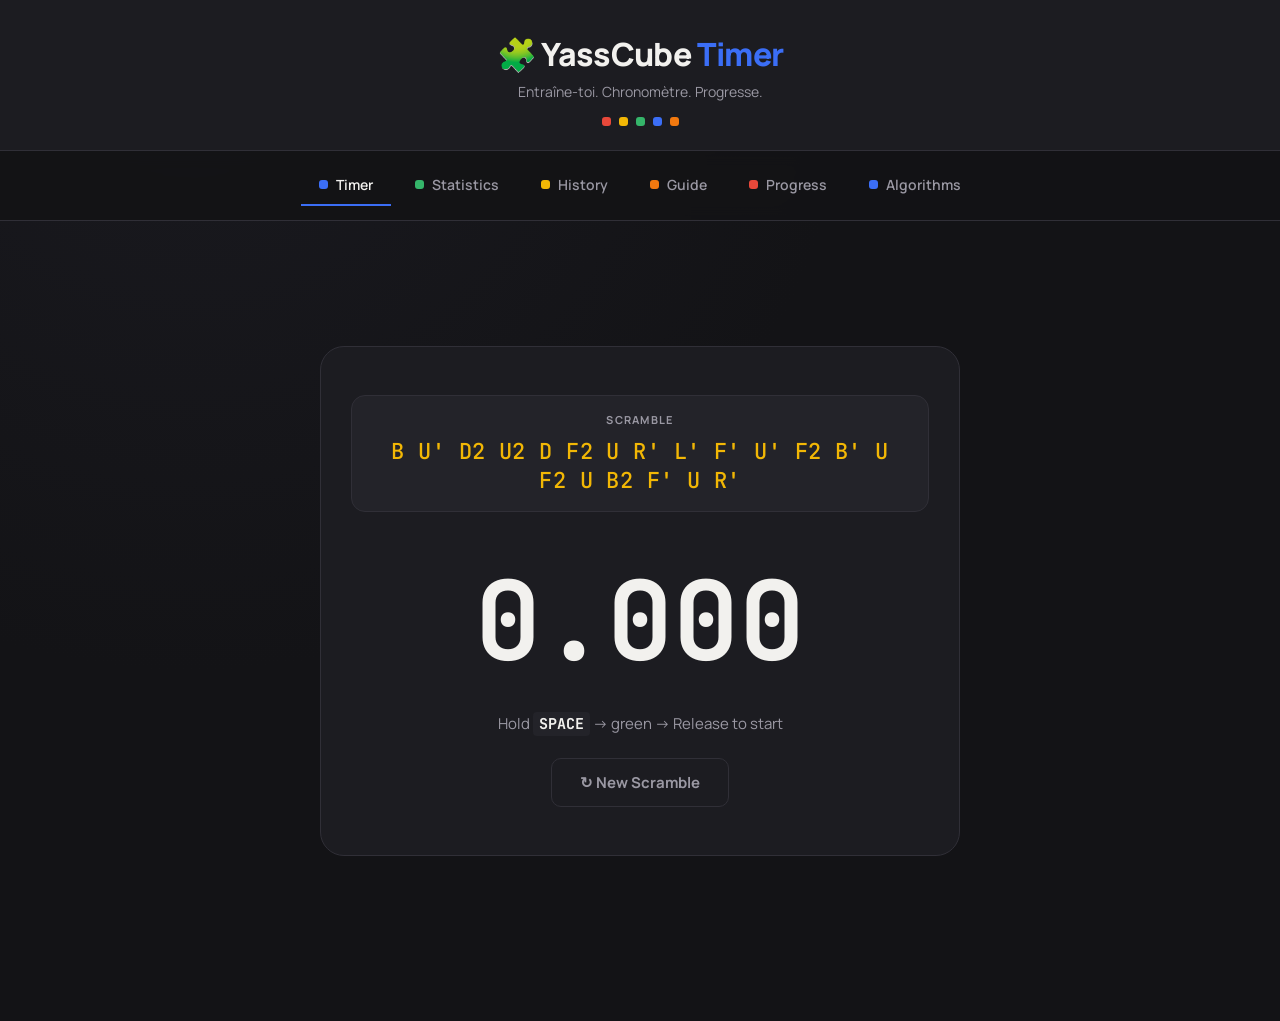
<file: index.html>
<!DOCTYPE html>
<html lang="fr">
    

<head>
    <meta charset="UTF-8">
    <meta name="viewport" content="width=device-width, initial-scale=1.0">
 
    <title>YassCube - Timer de Speedcubing</title>
 
    <meta name="description" content="YassCube : timer de speedcubing gratuit et sans inscription. Chronomètre précis, statistiques (best, average, ao5, ao12), historique des solves et suivi de progression.">
 
    <link rel="icon" href="data:image/svg+xml,%3Csvg xmlns='http://www.w3.org/2000/svg' viewBox='0 0 100 100'%3E%3Crect x='8' y='8' width='38' height='38' rx='6' fill='%23e8483a'/%3E%3Crect x='54' y='8' width='38' height='38' rx='6' fill='%23f2b705'/%3E%3Crect x='8' y='54' width='38' height='38' rx='6' fill='%2335b56a'/%3E%3Crect x='54' y='54' width='38' height='38' rx='6' fill='%233b6ef6'/%3E%3C/svg%3E">
 
    <meta property="og:title" content="YassCube - Timer de Speedcubing">
    <meta property="og:description" content="Chronomètre précis, statistiques et suivi de progression pour tes solves de Rubik's Cube. Gratuit, sans inscription.">
    <meta property="og:type" content="website">
    <meta property="og:url" content="https://yasscube.netlify.app/">
 
    <script type="application/ld+json">
    {
        "@context": "https://schema.org",
        "@type": "WebSite",
        "name": "YassCube",
        "alternateName": "YassCube Timer",
        "url": "https://yasscube.netlify.app/",
        "description": "Timer de speedcubing gratuit avec statistiques et suivi de progression."
    }
    </script>
 
    <link rel="preconnect" href="https://fonts.googleapis.com">
    <link rel="preconnect" href="https://fonts.gstatic.com" crossorigin>
    <link href="https://fonts.googleapis.com/css2?family=JetBrains+Mono:wght@400;500;600;700;800&family=Manrope:wght@400;500;600;700;800&display=swap" rel="stylesheet">
 
    <link rel="stylesheet" href="style.css">
</head>


<body>

<header>
    <h1>🧩 YassCube <span class="accent-word">Timer</span></h1>
    <p class="tagline">Entraîne-toi. Chronomètre. Progresse.</p>
    <div class="brand-dots" aria-hidden="true">
        <span class="dot dot-red"></span>
        <span class="dot dot-yellow"></span>
        <span class="dot dot-green"></span>
        <span class="dot dot-blue"></span>
        <span class="dot dot-orange"></span>
    </div>
</header>



<nav class="top-nav">
    <button class="nav-btn active" data-page="timerPage"><span class="dot dot-blue"></span>Timer</button>
    <button class="nav-btn" data-page="statsPage"><span class="dot dot-green"></span>Statistics</button>
    <button class="nav-btn" data-page="historyPage"><span class="dot dot-yellow"></span>History</button>
    <button class="nav-btn" data-page="guidePage"><span class="dot dot-orange"></span>Guide</button>
    <button class="nav-btn" data-page="progressPage"><span class="dot dot-red"></span>Progress</button>
    <button class="nav-btn" data-page="algorithmsPage">
    <span class="dot dot-blue"></span>Algorithms
</button>
</nav>


<main>

    <!-- PAGE TIMER -->
    <section id="timerPage" class="page active-page">

        <div class="main">

            <div class="timer-card">

                <div class="scramble-badge">
                    <span class="eyebrow">Scramble</span>
                    <div id="scramble">
                        Chargement...
                    </div>
                </div>

                <div id="timer">
                    0.000
                </div>

                <p>
                    Hold <b>SPACE</b> → green → Release to start
                </p>

                <button id="newScramble" class="btn btn-ghost">
                    <span class="btn-icon">↻</span> New Scramble
                </button>

            </div>

        </div>

    </section>


    <!-- PAGE STATISTIQUES -->
    <section id="statsPage" class="page">

        <div class="stats">

            <h2>📊 Statistics</h2>

            <div class="stats-grid">

                <div class="stat-tile tile-green">
                    <span class="eyebrow">Best</span>
                    <span id="best">-</span>
                </div>

                <div class="stat-tile tile-blue">
                    <span class="eyebrow">Average</span>
                    <span id="average">-</span>
                </div>

                <div class="stat-tile tile-yellow">
                    <span class="eyebrow">Ao5</span>
                    <span id="ao5">-</span>
                </div>

                <div class="stat-tile tile-orange">
                    <span class="eyebrow">Ao12</span>
                    <span id="ao12">-</span>
                </div>

                <div class="stat-tile tile-red">
                    <span class="eyebrow">Solves</span>
                    <span id="count">0</span>
                </div>

            </div>

        </div>

    </section>


    <!-- PAGE HISTORIQUE -->
    <section id="historyPage" class="page">

        <div class="history">

            <h2>📜 History</h2>

            <ul id="history"></ul>

            <button id="clear" class="btn btn-outline">
                Clear the session
            </button>

        </div>

    </section>
    <section id="guidePage" class="page">

    <div class="guide">

        <h2>📚 Speedcubing Guide</h2>

        <div class="guide-grid">

            <div class="guide-card border-green">
                <h3>🏆 Best</h3>
                <p>
                    Your <b>Best</b> is your best time recorded during the session.
                </p>
            </div>

            <div class="guide-card border-blue">
                <h3>📊 Average</h3>
                <p>
                    It's the average of all your times for the session.
                </p>
            </div>

            <div class="guide-card border-yellow">
                <h3>⭐ Ao5</h3>
                <p>
                    <b>Ao5</b> means <b>Average of 5</b>.
                    We take the last 5 solves, then remove the best and worst times.
                </p>
            </div>

            <div class="guide-card border-orange">
                <h3>⭐ Ao12</h3>
                <p>
                    <b>Ao12</b> means <b>Average of 12</b>.
                    We take the last 12 solves, then we remove the best and worst times.
                </p>
            </div>

            <div class="guide-card border-red">
                <h3>➕ +2</h3>
                <p>
                    A penalty <b>+2</b> adds 2 seconds to the time
                </p>
            </div>

            <div class="guide-card border-red">
                <h3>❌ DNF</h3>
                <p>
                    <b>DNF</b> signifie <b>Did Not Finish</b>.
                    The solve is considered invalid.
                </p>
            </div>

            <div class="guide-card border-blue">
                <h3>⏱️ Inspection</h3>
                <p>
                    The inspection lets you look at the scramble before starting the solve.
                </p>
            </div>

        </div>

    </div>

</section>
<!-- PAGE ALGORITHMS -->
<section id="algorithmsPage" class="page">

    <div class="algorithms">

        <h2>🧠 Algorithms Library</h2>

        <p class="algorithms-description">
            Find your case and learn the algorithm visually.
        </p>

        <!-- CATÉGORIES -->
        <div class="algorithm-tabs">

            

            <button class="algorithm-tab" onclick="filterAlgorithms('F2L', this)">
                F2L
            </button>

            <button class="algorithm-tab" onclick="filterAlgorithms('OLL', this)">
                OLL
            </button>

            <button class="algorithm-tab" onclick="filterAlgorithms('PLL', this)">
                PLL
            </button>

        </div>

        <!-- LES CARTES SERONT CRÉÉES AUTOMATIQUEMENT -->
        <div id="algorithmsContainer" class="algorithm-grid"></div>

    </div>

</section>
<section id="progressPage" class="page">

    <div class="progress">

        <h2>📈 Progress</h2>

        <p class="progress-description">
            Progress of your times over your solves
        </p>

        <div class="chart-container">
            <canvas id="progressChart"></canvas>
        </div>

        <div class="progress-info">

            <div>
                <strong>Best time</strong>
                <span id="progressBest">-</span>
            </div>

            <div>
                <strong>Average</strong>
                <span id="progressAverage">-</span>
            </div>

        </div>

    </div>

</section>
                                             
</main>





<script src="js/storage.js"></script>
<script src="js/scramble.js"></script>
<script src="js/stats.js"></script>
<script src="js/celebrate.js"></script>
<script src="js/timer.js"></script>
<script src="js/app.js"></script>
<script src="js/navigation.js"></script>
<script src="js/progress.js"></script>
<script src="js/algorithms.js"></script>

</body>

</html>
</file>
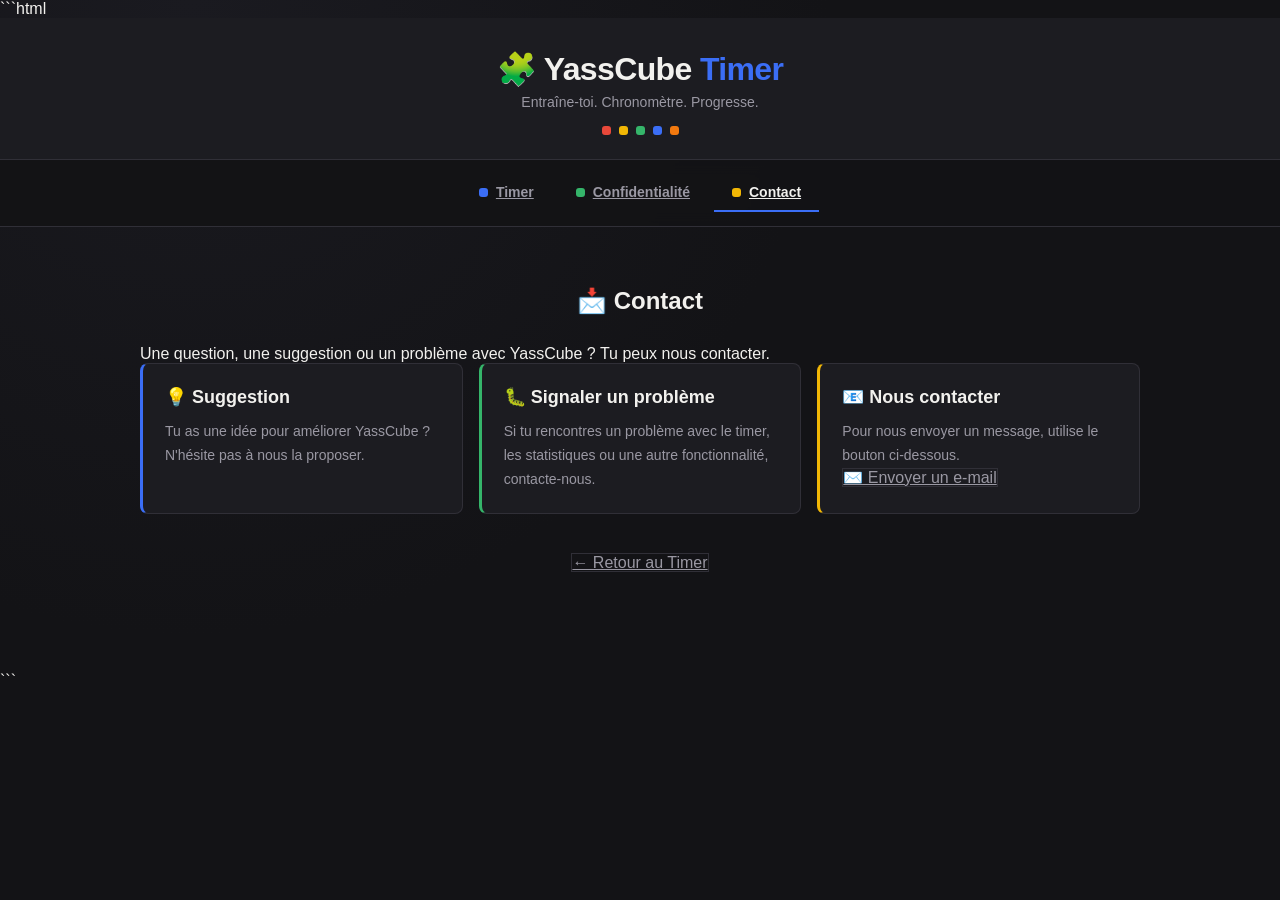
<file: contact.html>
```html
<!DOCTYPE html>
<html lang="fr">

<head>
    <script async src="https://pagead2.googlesyndication.com/pagead/js/adsbygoogle.js?client=ca-pub-9412366056244231"
     crossorigin="anonymous"></script>
    <meta charset="UTF-8">
    <meta name="viewport" content="width=device-width, initial-scale=1.0">

    <title>YassCube - Contact</title>

    <meta name="description"
        content="Contactez YassCube pour toute question, suggestion ou signalement concernant le timer de speedcubing.">

    <link rel="icon" href="data:image/svg+xml,%3Csvg xmlns='http://www.w3.org/2000/svg' viewBox='0 0 100 100'%3E%3Crect x='8' y='8' width='38' height='38' rx='6' fill='%23e8483a'/%3E%3Crect x='54' y='8' width='38' height='38' rx='6' fill='%23f2b705'/%3E%3Crect x='8' y='54' width='38' height='38' rx='6' fill='%2335b56a'/%3E%3Crect x='54' y='54' width='38' height='38' rx='6' fill='%233b6ef6'/%3E%3C/svg%3E">

    <link rel="stylesheet" href="style.css">
</head>

<body>

<header>
    <h1>🧩 YassCube <span class="accent-word">Timer</span></h1>
    <p class="tagline">Entraîne-toi. Chronomètre. Progresse.</p>

    <div class="brand-dots" aria-hidden="true">
        <span class="dot dot-red"></span>
        <span class="dot dot-yellow"></span>
        <span class="dot dot-green"></span>
        <span class="dot dot-blue"></span>
        <span class="dot dot-orange"></span>
    </div>
</header>

<nav class="top-nav">
    <a href="index.html" class="nav-btn">
        <span class="dot dot-blue"></span>
        Timer
    </a>

    <a href="privacy.html" class="nav-btn">
        <span class="dot dot-green"></span>
        Confidentialité
    </a>

    <a href="contact.html" class="nav-btn active">
        <span class="dot dot-yellow"></span>
        Contact
    </a>
</nav>

<main>

    <section class="page active-page">

        <div class="guide">

            <h2>📩 Contact</h2>

            <p>
                Une question, une suggestion ou un problème avec YassCube ?
                Tu peux nous contacter.
            </p>

            <div class="guide-grid">

                <div class="guide-card border-blue">

                    <h3>💡 Suggestion</h3>

                    <p>
                        Tu as une idée pour améliorer YassCube ?
                        N'hésite pas à nous la proposer.
                    </p>

                </div>

                <div class="guide-card border-green">

                    <h3>🐛 Signaler un problème</h3>

                    <p>
                        Si tu rencontres un problème avec le timer,
                        les statistiques ou une autre fonctionnalité,
                        contacte-nous.
                    </p>

                </div>

                <div class="guide-card border-yellow">

                    <h3>📧 Nous contacter</h3>

                    <p>
                        Pour nous envoyer un message, utilise le bouton
                        ci-dessous.
                    </p>

                   <a
    href="https://mail.google.com/mail/?view=cm&fs=1&to=yassine.benhammouda@taybah.tn&su=Contact%20YassCube"
    target="_blank"
    rel="noopener noreferrer"
    class="btn-outline">
    ✉️ Envoyer un e-mail
</a>

                </div>

            </div>

            <div style="margin-top: 40px; text-align: center;">

                <a href="index.html" class="btn-outline">
                    ← Retour au Timer
                </a>

            </div>

        </div>

    </section>

</main>

</body>
</html>
```
</file>
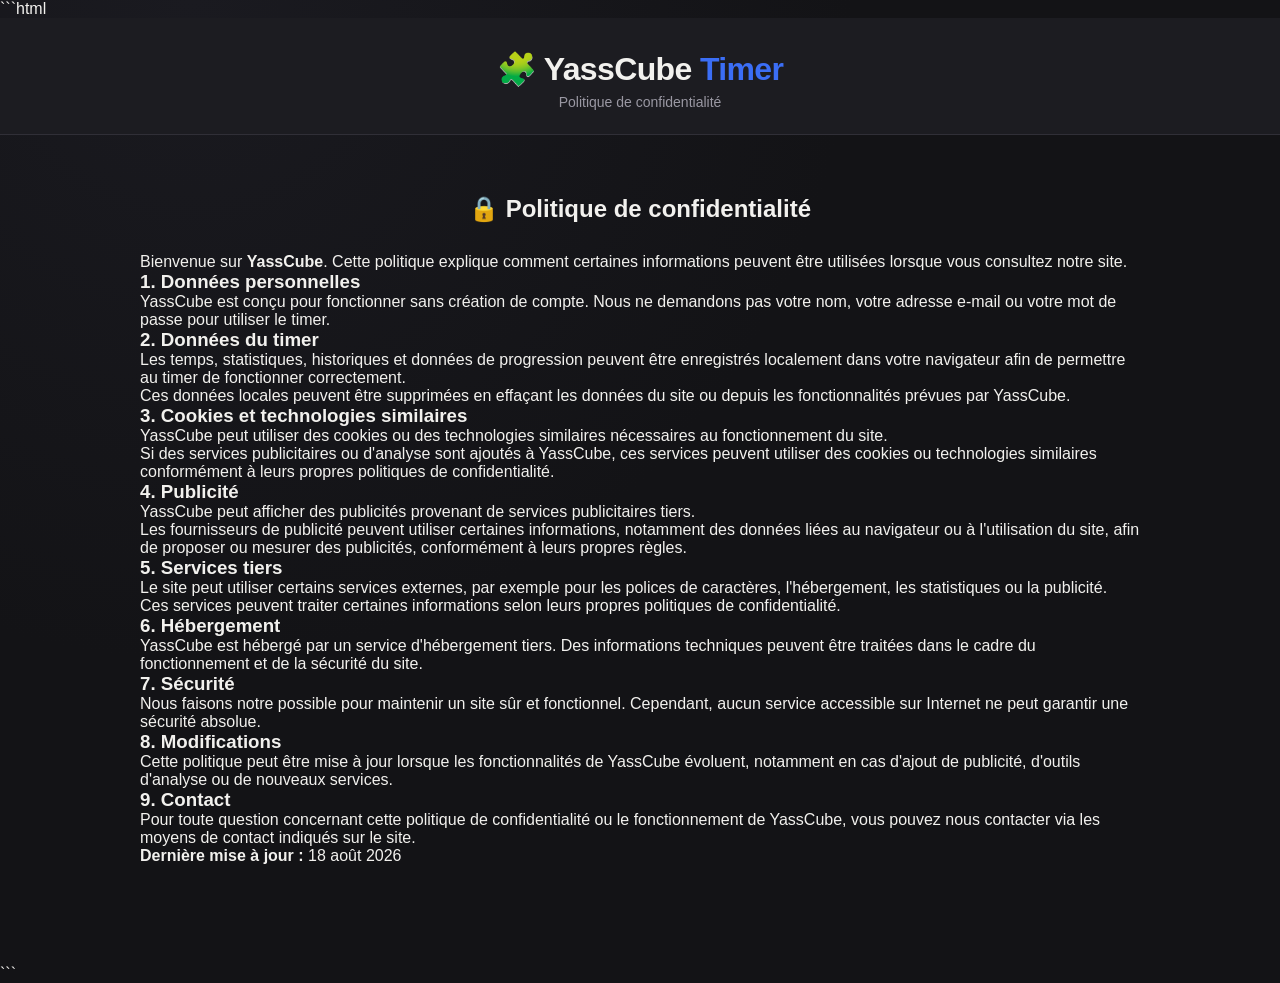
<file: privacy.html>
```html
<!DOCTYPE html>
<html lang="fr">

<head>
    <script async src="https://pagead2.googlesyndication.com/pagead/js/adsbygoogle.js?client=ca-pub-9412366056244231"
     crossorigin="anonymous"></script>
    <meta charset="UTF-8">
    <meta name="viewport" content="width=device-width, initial-scale=1.0">

    <title>YassCube - Politique de confidentialité</title>

    <meta name="description"
        content="Politique de confidentialité de YassCube, timer de speedcubing.">

    <link rel="stylesheet" href="style.css">
</head>

<body>

<header>
    <h1>🧩 YassCube <span class="accent-word">Timer</span></h1>
    <p class="tagline">Politique de confidentialité</p>
</header>

<main>

    <section class="page active-page">

        <div class="guide">

            <h2>🔒 Politique de confidentialité</h2>

            <p>
                Bienvenue sur <strong>YassCube</strong>.
                Cette politique explique comment certaines informations peuvent
                être utilisées lorsque vous consultez notre site.
            </p>

            <h3>1. Données personnelles</h3>

            <p>
                YassCube est conçu pour fonctionner sans création de compte.
                Nous ne demandons pas votre nom, votre adresse e-mail ou votre
                mot de passe pour utiliser le timer.
            </p>

            <h3>2. Données du timer</h3>

            <p>
                Les temps, statistiques, historiques et données de progression
                peuvent être enregistrés localement dans votre navigateur afin
                de permettre au timer de fonctionner correctement.
            </p>

            <p>
                Ces données locales peuvent être supprimées en effaçant les
                données du site ou depuis les fonctionnalités prévues par
                YassCube.
            </p>

            <h3>3. Cookies et technologies similaires</h3>

            <p>
                YassCube peut utiliser des cookies ou des technologies similaires
                nécessaires au fonctionnement du site.
            </p>

            <p>
                Si des services publicitaires ou d'analyse sont ajoutés à
                YassCube, ces services peuvent utiliser des cookies ou
                technologies similaires conformément à leurs propres politiques
                de confidentialité.
            </p>

            <h3>4. Publicité</h3>

            <p>
                YassCube peut afficher des publicités provenant de services
                publicitaires tiers.
            </p>

            <p>
                Les fournisseurs de publicité peuvent utiliser certaines
                informations, notamment des données liées au navigateur ou à
                l'utilisation du site, afin de proposer ou mesurer des
                publicités, conformément à leurs propres règles.
            </p>

            <h3>5. Services tiers</h3>

            <p>
                Le site peut utiliser certains services externes, par exemple
                pour les polices de caractères, l'hébergement, les statistiques
                ou la publicité.
            </p>

            <p>
                Ces services peuvent traiter certaines informations selon leurs
                propres politiques de confidentialité.
            </p>

            <h3>6. Hébergement</h3>

            <p>
                YassCube est hébergé par un service d'hébergement tiers.
                Des informations techniques peuvent être traitées dans le cadre
                du fonctionnement et de la sécurité du site.
            </p>

            <h3>7. Sécurité</h3>

            <p>
                Nous faisons notre possible pour maintenir un site sûr et
                fonctionnel. Cependant, aucun service accessible sur Internet
                ne peut garantir une sécurité absolue.
            </p>

            <h3>8. Modifications</h3>

            <p>
                Cette politique peut être mise à jour lorsque les fonctionnalités
                de YassCube évoluent, notamment en cas d'ajout de publicité,
                d'outils d'analyse ou de nouveaux services.
            </p>

            <h3>9. Contact</h3>

            <p>
                Pour toute question concernant cette politique de confidentialité
                ou le fonctionnement de YassCube, vous pouvez nous contacter
                via les moyens de contact indiqués sur le site.
            </p>

            <p>
                <strong>Dernière mise à jour :</strong> 18 août 2026
            </p>

        </div>

    </section>

</main>

</body>
</html>
```
</file>
<file: style.css>
/* =========================
   TOKENS
========================= */

:root{

    --ink:#131316;
    --panel:#1c1c21;
    --panel-2:#232329;
    --line:#302f37;

    --text:#f2f1ee;
    --text-dim:#9a98a3;

    --cube-red:#e8483a;
    --cube-yellow:#f2b705;
    --cube-green:#35b56a;
    --cube-blue:#3b6ef6;
    --cube-orange:#f2790f;

    --font-ui:'Manrope', Arial, sans-serif;
    --font-mono:'JetBrains Mono', 'Courier New', monospace;

    --radius:14px;
    --radius-sm:8px;
}


*{
    margin:0;
    padding:0;
    box-sizing:border-box;
    font-family:var(--font-ui);
}


body{
    background:
        radial-gradient(circle at 15% 0%, #1a1a20 0%, transparent 45%),
        var(--ink);
    color:var(--text);
    min-height:100vh;
}


::selection{
    background:var(--cube-blue);
    color:white;
}


:focus-visible{
    outline:2px solid var(--cube-blue);
    outline-offset:3px;
}


/* =========================
   HEADER
========================= */

header{
    background:var(--panel);
    border-bottom:1px solid var(--line);
    padding:32px 20px 24px;
    text-align:center;
}

header h1{
    font-size:32px;
    font-weight:800;
    letter-spacing:-0.02em;
}

header h1 .accent-word{
    color:var(--cube-blue);
}

.tagline{
    color:var(--text-dim);
    font-size:14px;
    margin-top:6px;
}

.brand-dots{
    display:flex;
    justify-content:center;
    gap:8px;
    margin-top:16px;
}


/* =========================
   DOTS (signature element)
========================= */

.dot{
    display:inline-block;
    width:9px;
    height:9px;
    border-radius:3px;
    flex-shrink:0;
}

.nav-btn .dot{
    margin-right:8px;
    vertical-align:middle;
}

.dot-red{ background:var(--cube-red); }
.dot-yellow{ background:var(--cube-yellow); }
.dot-green{ background:var(--cube-green); }
.dot-blue{ background:var(--cube-blue); }
.dot-orange{ background:var(--cube-orange); }


/* =========================
   NAVIGATION
========================= */

.top-nav {
    position: sticky;
    top: 0;
    z-index: 100;

    display: flex;
    justify-content: center;
    flex-wrap: wrap;
    gap: 6px;

    padding: 14px;

    background: rgba(19,19,22,0.9);
    backdrop-filter: blur(8px);
    border-bottom: 1px solid var(--line);
}

.nav-btn {
    display:flex;
    align-items:center;

    margin: 0;
    padding: 10px 18px;

    background: transparent;
    color: var(--text-dim);

    border: none;
    border-bottom: 2px solid transparent;
    border-radius: 0;

    cursor: pointer;
    font-size:14px;
    font-weight:600;

    transition: color 0.15s ease, border-color 0.15s ease;
}

.nav-btn:hover {
    color: var(--text);
}

.nav-btn.active {
    background: transparent;
    color: var(--text);
    border-bottom-color: var(--cube-blue);
}


/* =========================
   PAGES
========================= */

main{
    display:flex;
    flex-direction:column;
    align-items:center;
    gap:30px;
    padding:40px 20px 80px;
}

.page {
    display: none;
    width: 100%;
}

.active-page {
    display: block;
    animation: fadeIn 0.25s ease;
}

@keyframes fadeIn{
    from{ opacity:0; transform:translateY(6px); }
    to{ opacity:1; transform:translateY(0); }
}


/* =========================
   TIMER PAGE
========================= */

.main{
    width:100%;
    text-align:center;
    display:flex;
    justify-content:center;
}

#timerPage .main {
    min-height: calc(100vh - 220px);
    align-items: center;
}

.timer-card{
    width:100%;
    max-width:640px;
    background:var(--panel);
    border:1px solid var(--line);
    border-radius:24px;
    padding:48px 30px;
}

.eyebrow{
    display:block;
    font-size:11px;
    font-weight:700;
    letter-spacing:0.12em;
    text-transform:uppercase;
    color:var(--text-dim);
    margin-bottom:10px;
}

.scramble-badge{
    background:var(--panel-2);
    border:1px solid var(--line);
    border-radius:var(--radius);
    padding:16px 20px;
    margin-bottom:36px;
}

#scramble{
    font-family:var(--font-mono);
    font-size:22px;
    font-weight:500;
    color:var(--cube-yellow);
    min-height:34px;
    letter-spacing:0.02em;
}

#timer{
    font-family:var(--font-mono);
    font-variant-numeric:tabular-nums;
    font-size:110px;
    font-weight:700;
    margin:20px 0;
    user-select:none;
    touch-action:none;
    cursor:pointer;
    transition:color 0.15s ease;
}

.ready{
    color:var(--cube-green);
}

.charging{
    color:var(--cube-yellow);
}

.main p{
    color:var(--text-dim);
    font-size:15px;
}

.main p b{
    color:var(--text);
    font-family:var(--font-mono);
    padding:2px 6px;
    background:var(--panel-2);
    border-radius:4px;
}


/* =========================
   BUTTONS
========================= */

button{
    cursor:pointer;
    border:none;
    font-family:inherit;
    color:inherit;
    background:none;
    transition:transform 0.1s ease, background 0.15s ease, color 0.15s ease, border-color 0.15s ease;
}

.btn{
    display:inline-block;
    margin-top:24px;
    padding:13px 28px;

    background:var(--cube-blue);
    color:white;

    border-radius:10px;

    font-size:15px;
    font-weight:700;
}

.btn:hover{
    background:#2f5ce0;
    transform:translateY(-1px);
}

.btn:active{
    transform:translateY(0);
}

.btn-outline{
    background:transparent;
    border:1px solid var(--line);
    color:var(--text-dim);
}

.btn-outline:hover{
    background:var(--panel-2);
    color:var(--text);
}

.btn-ghost{
    background:transparent;
    border:1px solid var(--line);
    color:var(--text-dim);
}

.btn-ghost:hover{
    background:var(--panel-2);
    color:var(--cube-blue);
    border-color:var(--cube-blue);
    transform:translateY(-1px);
}

.btn-ghost:active{
    transform:translateY(0);
}

.btn-icon{
    display:inline-block;
    transition:transform 0.45s ease;
}

.btn-ghost:hover .btn-icon{
    transform:rotate(180deg);
}

.btn-icon.spin{
    animation:icon-spin 0.5s ease;
}

@keyframes icon-spin{
    from{ transform:rotate(0deg); }
    to{ transform:rotate(360deg); }
}

.scramble-badge.pulse{
    animation:scramble-pulse 0.45s ease;
}

@keyframes scramble-pulse{
    0%{ box-shadow:0 0 0 0 rgba(59,110,246,0.45); }
    100%{ box-shadow:0 0 0 14px rgba(59,110,246,0); }
}


/* Pastilles d'action dans l'historique (+2, DNF, undo, delete) */

.history-actions{
    display:flex;
    align-items:center;
    gap:6px;
}

.pill{
    padding:6px 12px;
    border-radius:999px;

    font-size:12px;
    font-weight:700;

    background:var(--panel);
    border:1px solid var(--line);
    color:var(--text-dim);
}

.pill:hover{
    color:var(--text);
    border-color:var(--text-dim);
}

.pill-plus2{
    color:var(--cube-orange);
    border-color:rgba(242,121,15,0.35);
}

.pill-dnf{
    color:var(--cube-red);
    border-color:rgba(232,72,58,0.35);
}

.pill-undo{
    color:var(--cube-blue);
    border-color:rgba(59,110,246,0.35);
}

.pill-delete{
    padding:6px 9px;
    color:var(--text-dim);
}

.pill-delete:hover{
    color:var(--cube-red);
    border-color:rgba(232,72,58,0.35);
}


/* Temps colorés selon la pénalité dans l'historique */

.history-time.plus2{
    color:var(--cube-orange);
}

.history-time.dnf{
    color:var(--cube-red);
}


/* =========================
   STATS
========================= */

.stats,
.history{
    background:var(--panel);
    border:1px solid var(--line);

    padding:28px;

    border-radius:var(--radius);

    width:90%;
    max-width:700px;
}

.stats h2,
.history h2{
    margin-bottom:24px;
    font-size:20px;
}

.stats-grid{
    display:grid;
    grid-template-columns:repeat(auto-fit, minmax(130px, 1fr));
    gap:14px;
}

.stat-tile{
    background:var(--panel-2);
    border:1px solid var(--line);
    border-top:3px solid var(--cube-blue);
    border-radius:var(--radius-sm);
    padding:18px 16px;

    display:flex;
    flex-direction:column;
    gap:8px;
}

.stat-tile span:last-child{
    font-family:var(--font-mono);
    font-size:24px;
    font-weight:700;
}

.tile-green{ border-top-color:var(--cube-green); }
.tile-blue{ border-top-color:var(--cube-blue); }
.tile-yellow{ border-top-color:var(--cube-yellow); }
.tile-orange{ border-top-color:var(--cube-orange); }
.tile-red{ border-top-color:var(--cube-red); }


/* =========================
   HISTORY
========================= */

#history{
    list-style:none;
}

#history li{
    background:var(--panel-2);
    border:1px solid var(--line);

    margin:8px 0;

    padding:12px 16px;

    border-radius:var(--radius-sm);

    display:flex;
    flex-wrap:wrap;
    gap:10px;

    justify-content:space-between;
    align-items:center;

    font-family:var(--font-mono);
    font-size:15px;
}


/* =========================
   GUIDE
========================= */

.guide {
    width: 90%;
    max-width: 1000px;
    margin: 20px auto;
}

.guide h2 {
    text-align: center;
    margin-bottom: 30px;
}

.guide-grid{
    display:grid;
    grid-template-columns:repeat(auto-fit, minmax(260px, 1fr));
    gap:16px;
}

.guide-card {
    background: var(--panel);
    border: 1px solid var(--line);
    border-left: 3px solid var(--cube-blue);
    border-radius: var(--radius-sm);
    padding: 22px;
}

.guide-card.border-green{ border-left-color:var(--cube-green); }
.guide-card.border-blue{ border-left-color:var(--cube-blue); }
.guide-card.border-yellow{ border-left-color:var(--cube-yellow); }
.guide-card.border-orange{ border-left-color:var(--cube-orange); }
.guide-card.border-red{ border-left-color:var(--cube-red); }

.guide-card h3 {
    margin-bottom: 12px;
    font-size: 18px;
}

.guide-card p {
    color: var(--text-dim);
    line-height: 1.7;
    font-size:14px;
}


/* =========================
   PROGRESSION
========================= */

.progress {
    width: 90%;
    max-width: 1000px;
    margin: 20px auto;
}

.progress h2 {
    text-align: center;
    margin-bottom: 10px;
}

.progress-description {
    text-align: center;
    color: var(--text-dim);
    margin-bottom: 30px;
    font-size:14px;
}

.chart-container {
    width: 100%;
    height: 400px;

    background: var(--panel);
    border:1px solid var(--line);

    border-radius: var(--radius);

    padding: 20px;
}

#progressChart {
    width: 100%;
    height: 100%;
}

.progress-info {
    display: flex;
    justify-content: center;
    gap: 16px;

    margin-top: 20px;
}

.progress-info div {
    background: var(--panel);
    border:1px solid var(--line);

    padding: 20px;

    border-radius: var(--radius-sm);

    min-width: 160px;

    text-align: center;
}

.progress-info strong {
    display: block;
    margin-bottom: 8px;
    font-size:12px;
    text-transform:uppercase;
    letter-spacing:0.08em;
    color:var(--text-dim);
}

.progress-info span {
    font-family:var(--font-mono);
    font-size: 22px;
    font-weight: bold;
}


/* =========================
   RESPONSIVE
========================= */

@media (max-width: 700px){

    #timer{
        font-size:64px;
    }

    #scramble{
        font-size:17px;
    }

    .timer-card{
        padding:32px 18px;
    }

    header h1{
        font-size:26px;
    }
}

@media (max-width: 600px) {

    .top-nav {
        gap: 2px;
    }

    .nav-btn {
        padding: 9px 12px;
        font-size: 13px;
    }

    .nav-btn .dot{
        display:none;
    }

}

@media (prefers-reduced-motion: reduce){
    *{
        animation:none !important;
        transition:none !important;
    }

    .confetti-container{
        display:none;
    }
}


/* =========================
   CÉLÉBRATION RECORD (PB)
========================= */

.confetti-container{
    position:fixed;
    inset:0;
    pointer-events:none;
    overflow:hidden;
    z-index:9999;
}

.confetti-piece{
    position:absolute;
    top:-16px;
    width:8px;
    height:14px;
    border-radius:2px;
    opacity:0.95;

    animation-name:confetti-fall;
    animation-timing-function:ease-in;
    animation-fill-mode:forwards;
}

@keyframes confetti-fall{
    0%{
        transform:translate(0, 0) rotate(0deg);
        opacity:1;
    }
    100%{
        transform:translate(var(--drift, 0px), 105vh) rotate(var(--rot, 360deg));
        opacity:0;
    }
}

.pb-toast{
    position:fixed;
    top:24px;
    left:50%;

    padding:14px 26px;

    background:var(--panel);
    border:1px solid var(--cube-yellow);
    color:var(--text);

    border-radius:999px;

    font-family:var(--font-mono);
    font-weight:700;
    font-size:15px;

    box-shadow:0 10px 30px rgba(0,0,0,0.45);

    opacity:0;
    transform:translate(-50%, -16px);

    transition:opacity 0.3s ease, transform 0.3s ease;

    z-index:10000;
    pointer-events:none;
}

.pb-toast.show{
    opacity:1;
    transform:translate(-50%, 0);
}
/* =========================
   ALGORITHMS
========================= */

.algorithms {
    width: 90%;
    max-width: 1000px;
    margin: 20px auto;
}

.algorithms h2 {
    text-align: center;
    margin-bottom: 10px;
}

.algorithms-description {
    text-align: center;
    color: var(--text-dim);
    margin-bottom: 30px;
    font-size: 14px;
}

/* Tabs */

.algorithm-tabs {
    display: flex;
    justify-content: center;
    gap: 8px;
    margin-bottom: 30px;
    flex-wrap: wrap;
}

.algorithm-tab {
    padding: 11px 25px;
    background: var(--panel);
    border: 1px solid var(--line);
    border-radius: 10px;
    color: var(--text-dim);
    font-weight: 700;
    font-size: 14px;
}

.algorithm-tab:hover {
    color: var(--text);
    border-color: var(--cube-blue);
}

.algorithm-tab.active {
    background: var(--cube-blue);
    color: white;
    border-color: var(--cube-blue);
}

/* Content */

.algorithm-content {
    display: none;
}

.algorithm-content.active {
    display: block;
    animation: fadeIn 0.25s ease;
}

.algorithm-content h3 {
    margin-bottom: 8px;
    font-size: 22px;
}

.algorithm-content > p {
    color: var(--text-dim);
    margin-bottom: 20px;
}

/* Cards */

.algorithm-grid {
    display: grid;
    grid-template-columns: repeat(auto-fit, minmax(260px, 1fr));
    gap: 16px;
}

.algorithm-card {
    background: var(--panel);
    border: 1px solid var(--line);
    border-left: 3px solid var(--cube-blue);
    border-radius: var(--radius-sm);
    padding: 22px;
    transition: transform 0.15s ease, border-color 0.15s ease;
}

.algorithm-card:hover {
    transform: translateY(-3px);
    border-color: var(--cube-blue);
}

.algorithm-number {
    display: block;
    color: var(--cube-blue);
    font-size: 11px;
    font-weight: 800;
    text-transform: uppercase;
    letter-spacing: 0.1em;
    margin-bottom: 8px;
}

.algorithm-card h4 {
    font-size: 18px;
    margin-bottom: 16px;
}

.algorithm-moves {
    background: var(--panel-2);
    border: 1px solid var(--line);
    border-radius: 8px;
    padding: 14px;
    color: var(--cube-yellow);
    font-family: var(--font-mono);
    font-size: 14px;
    line-height: 1.7;
    word-break: break-word;
}

/* Mobile */

@media (max-width: 600px) {

    .algorithm-tabs {
        gap: 5px;
    }

    .algorithm-tab {
        padding: 9px 16px;
        font-size: 13px;
    }

    .algorithm-card {
        padding: 18px;
    }

    .algorithm-moves {
        font-size: 12px;
    }
}
/* =========================
   ALGORITHMS LIBRARY
========================= */

.algorithms {
    width: 90%;
    max-width: 1100px;
    margin: 20px auto;
}

.algorithms h2 {
    text-align: center;
    margin-bottom: 10px;
}

.algorithms-description {
    text-align: center;
    color: var(--text-dim);
    margin-bottom: 30px;
}


/* =========================
   TABS
========================= */

.algorithm-tabs {
    display: flex;
    justify-content: center;
    gap: 8px;
    margin-bottom: 30px;
    flex-wrap: wrap;
}

.algorithm-tab {
    padding: 11px 24px;
    background: var(--panel);
    border: 1px solid var(--line);
    border-radius: 10px;
    color: var(--text-dim);
    font-weight: 700;
    cursor: pointer;
}

.algorithm-tab:hover {
    color: var(--text);
    border-color: var(--cube-blue);
}

.algorithm-tab.active {
    background: var(--cube-blue);
    color: white;
    border-color: var(--cube-blue);
}


/* =========================
   GRID
========================= */

.algorithm-grid {
    display: grid;
    grid-template-columns: repeat(auto-fit, minmax(280px, 1fr));
    gap: 18px;
}


/* =========================
   CARD
========================= */

.algorithm-card {
    background: var(--panel);
    border: 1px solid var(--line);
    border-radius: var(--radius);
    overflow: hidden;

    transition:
        transform 0.15s ease,
        border-color 0.15s ease;
}

.algorithm-card:hover {
    transform: translateY(-4px);
    border-color: var(--cube-blue);
}


/* =========================
   IMAGE
========================= */

.algorithm-image-container {
    width: 100%;
    background: var(--panel-2);

    display: flex;
    justify-content: center;
    align-items: center;

    padding: 20px;
}

.algorithm-image {
    width: 100%;
    max-width: 240px;
    height: 220px;

    object-fit: contain;

    display: block;
}


/* =========================
   INFO
========================= */

.algorithm-info {
    padding: 20px;
}

.algorithm-number {
    display: block;

    color: var(--cube-blue);

    font-size: 11px;
    font-weight: 800;

    letter-spacing: 0.1em;
    text-transform: uppercase;

    margin-bottom: 6px;
}

.algorithm-info h3 {
    font-size: 18px;
    margin-bottom: 15px;
}


/* =========================
   MOVES
========================= */

.algorithm-moves {
    background: var(--panel-2);

    border: 1px solid var(--line);
    border-radius: var(--radius-sm);

    padding: 13px;

    color: var(--cube-yellow);

    font-family: var(--font-mono);
    font-size: 14px;

    line-height: 1.6;

    word-break: break-word;
}


/* =========================
   COPY BUTTON
========================= */

.copy-algorithm {
    width: 100%;

    margin-top: 12px;

    padding: 10px;

    background: transparent;

    border: 1px solid var(--line);
    border-radius: 8px;

    color: var(--text-dim);

    font-weight: 700;
}

.copy-algorithm:hover {
    background: var(--panel-2);
    color: var(--cube-blue);
    border-color: var(--cube-blue);
}


/* =========================
   MOBILE
========================= */

@media (max-width: 600px) {

    .algorithm-tabs {
        gap: 5px;
    }

    .algorithm-tab {
        padding: 9px 15px;
        font-size: 13px;
    }

    .algorithm-image {
        height: 180px;
    }

    .algorithm-info {
        padding: 16px;
    }

    .algorithm-moves {
        font-size: 12px;
    }
}
</file>
